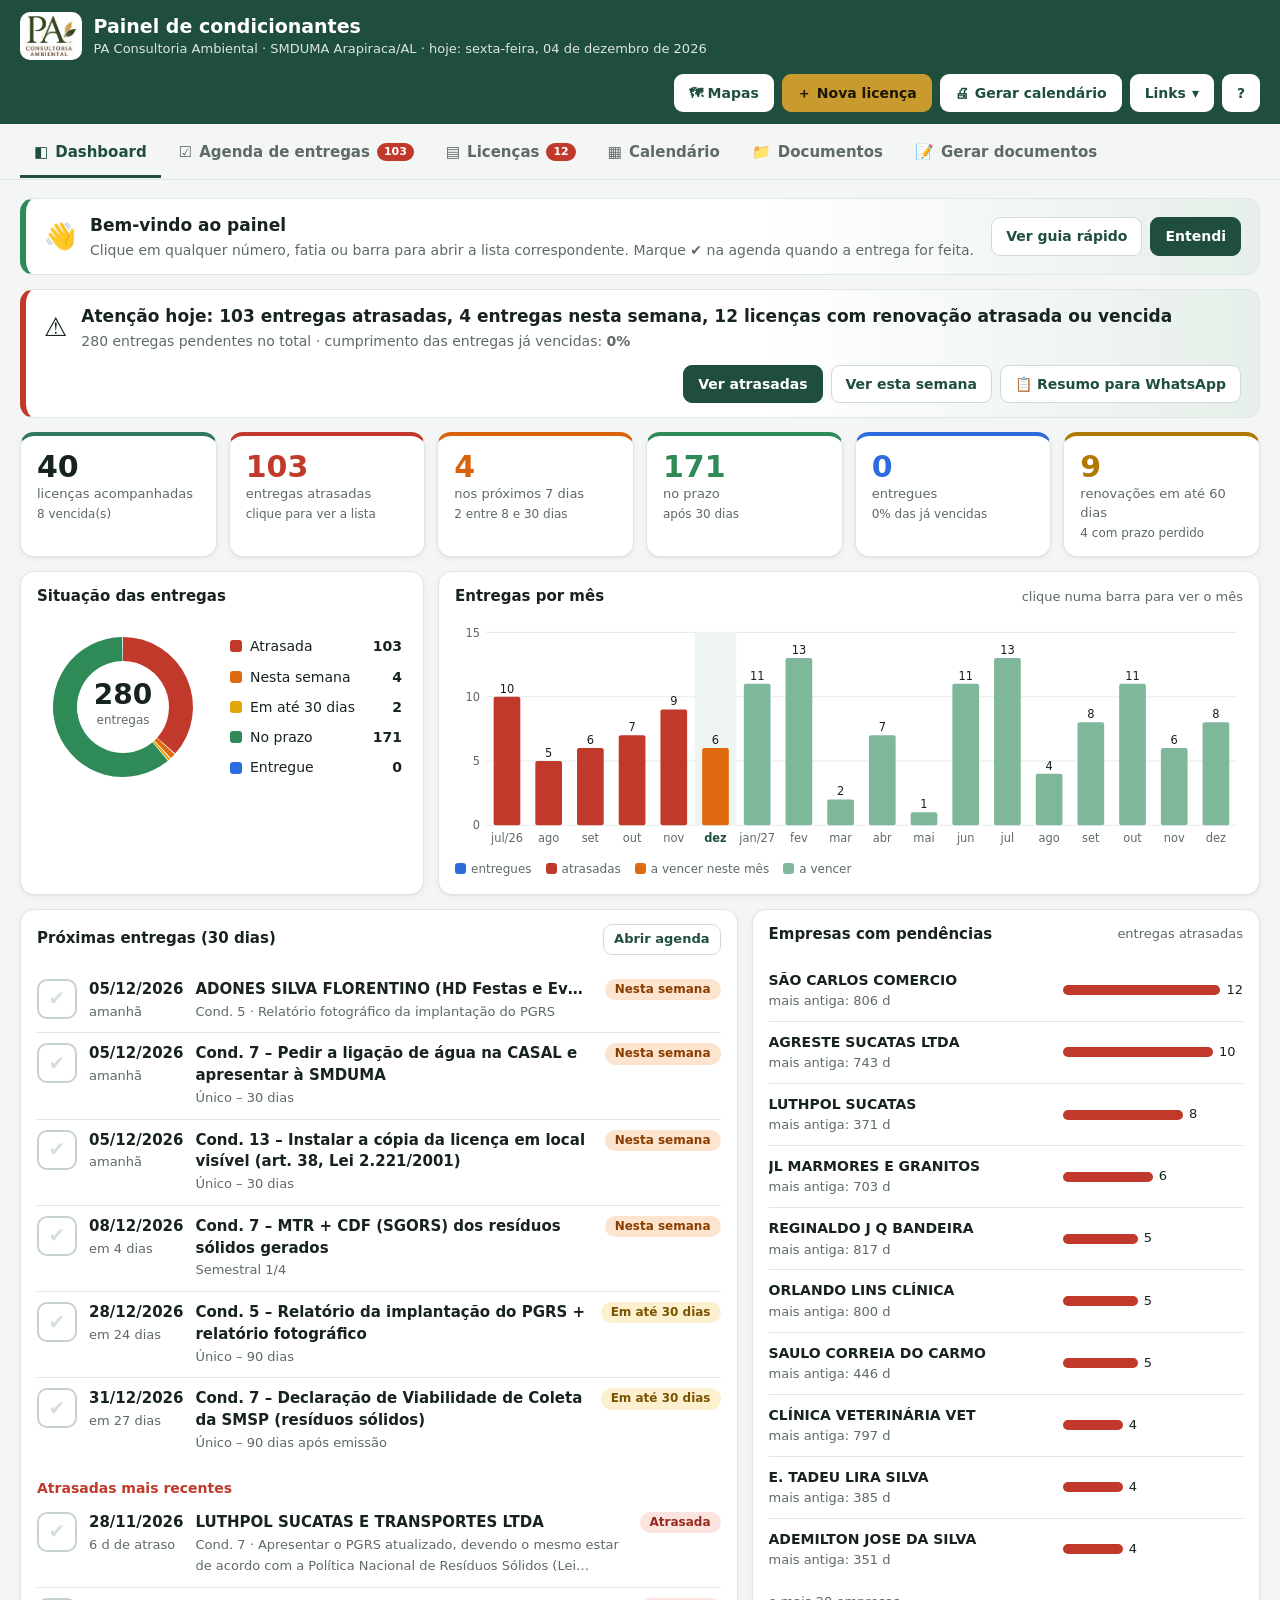
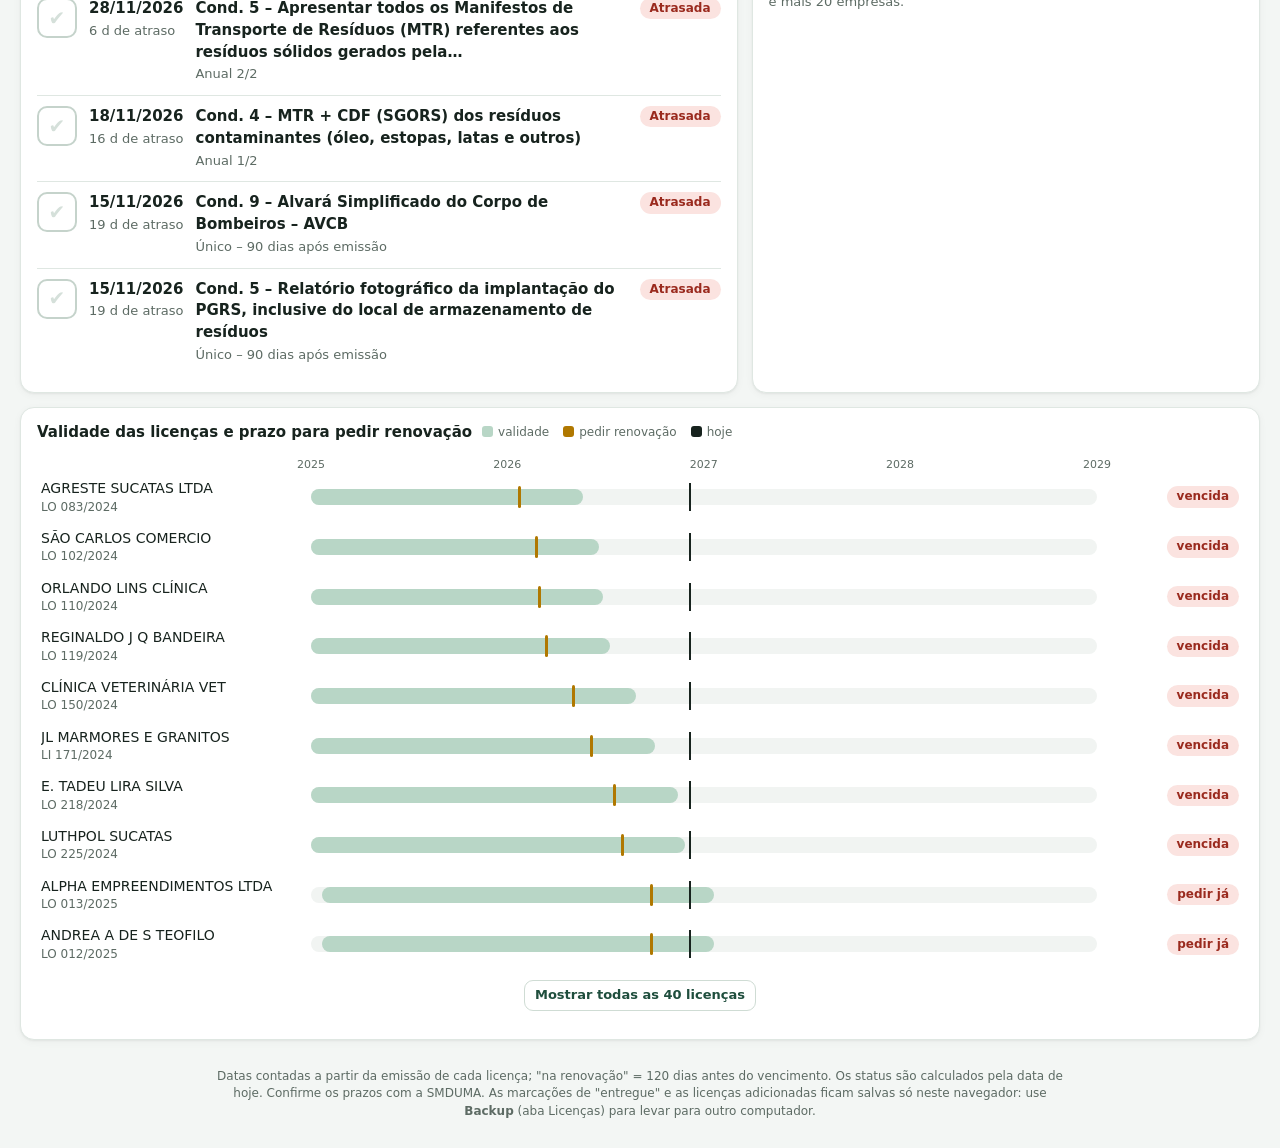
<file: painel/index.html>
<!doctype html>
<html lang="pt-BR">
<head>
<meta charset="utf-8">
<meta name="viewport" content="width=device-width,initial-scale=1">
<meta name="robots" content="noindex,nofollow">
<title>Painel de Condicionantes – PA Consultoria Ambiental</title>
<link rel="icon" href="logo.png">
<link rel="stylesheet" href="painel.css?v=20261114d">
</head>
<body>
<header class="topo">
  <div class="marca">
    <img src="logo.png" alt="PA Consultoria Ambiental">
    <div>
      <h1>Painel de condicionantes</h1>
      <p>PA Consultoria Ambiental · SMDUMA Arapiraca/AL · <span id="hoje"></span></p>
    </div>
  </div>
  <div class="acoes-topo">
    <a class="btn claro" href="../" title="GeoMapa: mapas de localização, áreas de influência, solos, clima…">🗺 Mapas</a>
    <button class="btn" id="bAdd" type="button"><span aria-hidden="true">＋</span> Nova licença</button>
    <button class="btn claro" id="bGen" type="button"><span aria-hidden="true">🖨</span> Gerar calendário</button>
    <details class="menu">
      <summary class="btn claro">Links <span aria-hidden="true">▾</span></summary>
      <div class="menu-itens">
        <a target="_blank" rel="noopener" href="https://drive.google.com/drive/folders/1H-m5sgAn3eGnSQzXEbm3WDdDMIdScGkV">📂 Documentos das empresas (compartilhada)</a>
        <a target="_blank" rel="noopener" href="https://drive.google.com/drive/folders/1wivzbvHLdpMhCEGJZJw2WgVI0yJBQmaX">📁 Pasta no Drive</a>
        <a target="_blank" rel="noopener" href="https://drive.google.com/drive/folders/1QnI1jaTgVv947vLa1w5iox1MEt_NHwgX">📅 Calendários por empresa</a>
        <a target="_blank" rel="noopener" href="https://docs.google.com/spreadsheets/d/1_EM94xSt45RF1JFJarbFYRyDFWI4pXDGDk1e0CPdX4o">📊 Planilha dashboard</a>
      </div>
    </details>
    <button class="btn icone claro" id="bAjuda" type="button" title="Como usar o painel" aria-label="Como usar o painel">?</button>
  </div>
</header>

<nav class="abas" id="abas" aria-label="Seções do painel">
  <button data-t="dash" class="on"><span aria-hidden="true">◧</span> Dashboard</button>
  <button data-t="ag"><span aria-hidden="true">☑</span> Agenda de entregas <b class="cont" id="cAg"></b></button>
  <button data-t="li"><span aria-hidden="true">▤</span> Licenças <b class="cont" id="cLi"></b></button>
  <button data-t="cl"><span aria-hidden="true">▦</span> Calendário</button>
  <button data-t="doc"><span aria-hidden="true">📁</span> Documentos</button>
  <button data-t="ger"><span aria-hidden="true">📝</span> Gerar documentos</button>
</nav>

<main>
  <section id="dash" aria-label="Dashboard"></section>
  <section id="ag" hidden aria-label="Agenda de entregas"></section>
  <section id="li" hidden aria-label="Licenças"></section>
  <section id="cl" hidden aria-label="Calendário"></section>
  <section id="doc" hidden aria-label="Documentos por empresa"></section>
  <section id="ger" hidden aria-label="Gerar documentos"></section>
</main>

<footer>
  Datas contadas a partir da emissão de cada licença; "na renovação" = 120 dias antes do vencimento. Os status são
  calculados pela data de hoje. Confirme os prazos com a SMDUMA. As marcações de "entregue" e as licenças adicionadas
  ficam salvas só neste navegador: use <b>Backup</b> (aba Licenças) para levar para outro computador.
</footer>

<div class="toast" id="toast" role="status" aria-live="polite"><span id="toastTxt"></span><button id="toastDesf" type="button" hidden>Desfazer</button></div>

<!-- detalhe da licença -->
<dialog id="dDet" class="painel-lateral"><div class="dh"><div><b id="detT"></b><small id="detS"></small></div><button class="fechar" type="button" data-fecha aria-label="Fechar">×</button></div><div class="db" id="detB"></div></dialog>

<!-- dia do calendário -->
<dialog id="dDia"><div class="dh"><div><b id="diaT"></b></div><button class="fechar" type="button" data-fecha aria-label="Fechar">×</button></div><div class="db" id="diaB"></div></dialog>

<!-- ajuda -->
<dialog id="dAjuda"><div class="dh"><div><b>Como usar o painel</b></div><button class="fechar" type="button" data-fecha aria-label="Fechar">×</button></div>
<div class="db ajuda">
  <ol class="passos">
    <li><b>Dashboard</b> mostra o que precisa de atenção agora: entregas atrasadas, as da semana, as renovações que se aproximam e quais empresas estão com pendências. Clique em qualquer número ou barra para ver a lista.</li>
    <li><b>Agenda de entregas</b> lista todas as condicionantes por data. Quando uma entrega for feita, marque <span class="tag t-ent">✔</span> na linha. Se marcar por engano, use <b>Desfazer</b>.</li>
    <li><b>Licenças</b> mostra cada licença com a validade e o andamento das entregas. Clique em <b>Detalhes</b> para ver tudo de uma empresa ou gerar o calendário em PDF. Em <b>📄 Licença</b> você guarda o PDF da licença e, quando a empresa renovar, usa <b>🔄 Registrar renovação</b>: a licença nova passa a valer e a antiga fica no histórico.</li>
    <li><b>Calendário</b> mostra o mês. Clique num dia para ver as entregas dele.</li>
    <li><b>Documentos</b> tem o checklist de cada empresa pelo órgão certo (<b>SMDUMA</b> – 26 campos do Integra, ou <b>IMA/AL</b> – lista da PA) e uma pasta para anexar os arquivos. Os arquivos ficam guardados só neste navegador.</li>
    <li><b>Gerar documentos</b> monta requerimento, termo de ciência, declarações, procuração, justificativas e texto de publicação no modelo da <b>SMDUMA</b> ou do <b>IMA/AL</b>, buscando os dados da empresa na Receita pelo CNPJ. Sai pronto para imprimir/PDF ou para o Word.</li>
    <li><b>＋ Nova licença</b> cadastra uma licença: as datas das condicionantes são calculadas a partir da emissão.</li>
  </ol>
  <h4>Cores</h4>
  <p class="legenda-cores"><span class="tag t-atr">Atrasada</span> <span class="tag t-sem">Nesta semana</span> <span class="tag t-30">Em até 30 dias</span> <span class="tag t-ok">No prazo</span> <span class="tag t-ent">Entregue</span></p>
  <h4>Atalhos</h4>
  <p><kbd>/</kbd> busca na agenda · <kbd>1</kbd> a <kbd>6</kbd> trocam de aba · <kbd>N</kbd> nova licença</p>
  <p class="mut">As marcações ficam salvas neste navegador. Faça um <b>Backup</b> de vez em quando (aba Licenças) e use <b>Restaurar</b> em outro computador.</p>
</div></dialog>

<!-- nova licença -->
<dialog id="dAdd"><div class="dh"><div><b>Nova licença</b><small>As datas de entrega são calculadas a partir da emissão</small></div><button class="fechar" type="button" data-fecha aria-label="Fechar">×</button></div>
<div class="db"><form id="fAdd">
  <div class="etapa"><span class="num">1</span> Dados da licença</div>
  <div class="fm">
    <label class="w">Empresa (interessado)<input id="fNome" required autocomplete="off"></label>
    <label>CNPJ/CPF<input id="fCnpj" inputmode="numeric"></label>
    <label>Atividade (CNAE)<input id="fCnae"></label>
    <label>Tipo da licença<select id="fTipo"><option value="LO">Licença de Operação (LO)</option><option value="LI">Licença de Instalação (LI)</option><option value="LP">Licença Prévia (LP)</option></select></label>
    <label>Nº da licença<input id="fNum" required placeholder="ex.: 123/2026"></label>
    <label>Data de emissão<input type="date" id="fEmi" required></label>
    <label>Data de vencimento<input type="date" id="fVen" required><small class="mut">Preenchida com 2 anos ao escolher a emissão</small></label>
  </div>
  <div class="etapa"><span class="num">2</span> Condicionantes com entrega</div>
  <p class="mut">Use os atalhos para as condicionantes mais comuns ou preencha: nº, o que entregar e a periodicidade.</p>
  <div class="pre" id="pre"></div>
  <div class="cr cab" aria-hidden="true"><span>Nº</span><span>O que entregar</span><span>Periodicidade</span><span>Dias / data</span><span></span></div>
  <div id="cRows"></div>
  <button type="button" class="btn claro peq" id="bCond">＋ condicionante</button>
  <label class="check"><input type="checkbox" id="fRen" checked> Incluir o pedido de renovação (120 dias antes do vencimento)</label>
  <div class="etapa"><span class="num">3</span> Conferir e salvar</div>
  <div id="prev" class="prev"></div>
  <div class="rodape-form">
    <button type="button" class="btn claro" data-fecha>Cancelar</button>
    <button class="btn" value="0">Salvar</button>
    <button class="btn" value="1">Salvar e gerar calendário</button>
  </div>
</form></div></dialog>

<!-- gerar calendário -->
<dialog id="dGen"><div class="dh"><div><b>Gerar calendário da licença</b></div><button class="fechar" type="button" data-fecha aria-label="Fechar">×</button></div>
<div class="db">
  <label class="mut">Licença<input id="gBusca" list="gLista" placeholder="Digite o nome da empresa…" autocomplete="off"></label>
  <datalist id="gLista"></datalist>
  <p class="mut">Abre o calendário (tabela de entregas e calendário mensal) pronto para imprimir. Na janela de impressão escolha "Salvar como PDF" e orientação paisagem.</p>
  <div class="rodape-form"><button class="btn" id="bGenOk" type="button">Gerar / imprimir PDF</button></div>
</div></dialog>

<script src="painel.js?v=20261114d"></script>
<script src="documentos.js?v=20261114d"></script>
<script src="licenca.js?v=20261114d"></script>
<script src="gerador.js?v=20261114e"></script>
</body>
</html>
</file>
<file: painel/painel.css>
:root {
  --g: #1f4e3d; --g2: #2f7a5e; --g3: #e6efe9; --ouro: #c99a2e; --bg: #f3f6f4; --c: #fff; --t: #17231e; --m: #5d6b64;
  --ln: #dfe7e2; --red: #c0392b; --red2: #fbe3e0; --lar: #d9620b; --lar2: #fde4cf; --amb: #b07800; --amb2: #fdf0cf;
  --ok: #2e8b57; --ok2: #dff3e6; --blu: #2d6cdf; --blu2: #dfe8fb; --sombra: 0 1px 2px #0000000d, 0 2px 8px #0000000a;
}
* { box-sizing: border-box; }
html { scroll-padding-top: 70px; }
body { margin: 0; font: 15px/1.45 system-ui, "Segoe UI", Roboto, sans-serif; background: var(--bg); color: var(--t); }
button, input, select, textarea { font: inherit; color: inherit; }
a { color: var(--g2); }
[hidden] { display: none !important; }
.mut { color: var(--m); font-size: 13px; }
kbd { border: 1px solid var(--ln); border-bottom-width: 2px; border-radius: 4px; padding: 0 5px; font-size: 12px; background: #fff; }

/* topo */
.topo { background: var(--g); color: #fff; padding: 12px 20px; display: flex; gap: 14px; align-items: center; flex-wrap: wrap; }
.marca { display: flex; gap: 12px; align-items: center; min-width: 0; }
.marca img { height: 48px; background: #fff; border-radius: 10px; padding: 4px 6px; }
.marca h1 { font-size: 19px; margin: 0; }
.marca p { margin: 0; font-size: 13px; opacity: .85; }
.acoes-topo { margin-left: auto; display: flex; gap: 8px; flex-wrap: wrap; align-items: center; }
.btn { display: inline-flex; align-items: center; gap: 6px; background: var(--g); color: #fff; border: 1px solid var(--g); border-radius: 9px;
       padding: 8px 14px; cursor: pointer; text-decoration: none; font-weight: 600; font-size: 14px; white-space: nowrap; }
.btn:hover { filter: brightness(1.08); }
.btn.claro { background: #fff; color: var(--g); border-color: #cfdcd4; }
.btn.claro:hover { background: var(--g3); filter: none; }
.btn.perigo { background: #fff; color: var(--red); border-color: #efc2bc; }
.btn.peq { padding: 5px 10px; font-size: 13px; }
.btn.icone { width: 38px; justify-content: center; padding: 8px 0; }
.topo .btn { border-color: #ffffff55; }
.topo .btn:not(.claro) { background: var(--ouro); border-color: var(--ouro); color: #1d1606; }
.menu { position: relative; }
.menu summary { list-style: none; }
.menu summary::-webkit-details-marker { display: none; }
.menu-itens { position: absolute; right: 0; top: calc(100% + 6px); background: #fff; border: 1px solid var(--ln); border-radius: 10px;
              box-shadow: 0 8px 24px #0002; padding: 6px; z-index: 30; min-width: 230px; }
.menu-itens a { display: block; padding: 8px 10px; border-radius: 7px; color: var(--t); text-decoration: none; font-size: 14px; }
.menu-itens a:hover { background: var(--g3); }

/* abas */
.abas { position: sticky; top: 0; z-index: 20; display: flex; gap: 4px; padding: 8px 20px 0; background: var(--bg);
        border-bottom: 1px solid var(--ln); overflow-x: auto; }
.abas button { border: 0; background: none; padding: 10px 14px 12px; cursor: pointer; color: var(--m); font-weight: 600;
               border-bottom: 3px solid transparent; white-space: nowrap; display: flex; gap: 7px; align-items: center; }
.abas button:hover { color: var(--g); }
.abas button.on { color: var(--g); border-bottom-color: var(--g); }
.cont { background: var(--red); color: #fff; border-radius: 999px; font-size: 11px; padding: 1px 7px; min-width: 20px; text-align: center; }
.cont:empty { display: none; }

main { max-width: 1280px; margin: 0 auto; padding: 18px 20px; }
footer { text-align: center; color: var(--m); font-size: 12px; padding: 10px 20px 28px; max-width: 900px; margin: 0 auto; }

/* cartões e grade */
.card { background: var(--c); border: 1px solid var(--ln); border-radius: 14px; box-shadow: var(--sombra); }
.card > h3, .card-cab h3 { font-size: 15px; margin: 0; }
.card-cab { display: flex; align-items: center; gap: 10px; padding: 14px 16px 6px; flex-wrap: wrap; }
.card-cab .mut { margin-left: auto; }
.card-corpo { padding: 8px 16px 16px; }
.grade { display: grid; grid-template-columns: repeat(12, 1fr); gap: 14px; }
.c3 { grid-column: span 3; } .c4 { grid-column: span 4; } .c5 { grid-column: span 5; } .c6 { grid-column: span 6; }
.c7 { grid-column: span 7; } .c8 { grid-column: span 8; } .c12 { grid-column: span 12; }
@media (max-width: 980px) { .c3, .c4, .c5, .c6, .c7, .c8 { grid-column: span 12; } }

/* alerta do dia */
.alerta { display: flex; gap: 14px; align-items: center; padding: 14px 18px; border-radius: 14px; margin-bottom: 14px; flex-wrap: wrap;
          background: linear-gradient(90deg, #fff 0%, #fff 60%, var(--g3) 100%); border: 1px solid var(--ln); border-left: 6px solid var(--red); }
.alerta.bom { border-left-color: var(--ok); }
.alerta .ic { font-size: 26px; }
.alerta h2 { font-size: 17px; margin: 0; }
.alerta p { margin: 2px 0 0; color: var(--m); font-size: 14px; }
.alerta .acoes { margin-left: auto; display: flex; gap: 8px; flex-wrap: wrap; }

/* indicadores */
.kpis { display: grid; grid-template-columns: repeat(auto-fit, minmax(160px, 1fr)); gap: 12px; margin-bottom: 14px; }
.k { background: var(--c); border: 1px solid var(--ln); border-radius: 14px; padding: 14px 16px; cursor: pointer; text-align: left;
     box-shadow: var(--sombra); display: flex; flex-direction: column; gap: 2px; border-top: 4px solid var(--g2); transition: transform .12s; }
.k:hover { transform: translateY(-2px); }
.k b { font-size: 30px; line-height: 1.1; }
.k span { color: var(--m); font-size: 13px; }
.k small { color: var(--m); font-size: 12px; }
.k.r { border-top-color: var(--red); } .k.r b { color: var(--red); }
.k.l { border-top-color: var(--lar); } .k.l b { color: var(--lar); }
.k.a { border-top-color: var(--amb); } .k.a b { color: var(--amb); }
.k.o { border-top-color: var(--ok); } .k.o b { color: var(--ok); }
.k.b { border-top-color: var(--blu); } .k.b b { color: var(--blu); }

/* gráficos */
.rosca { display: flex; gap: 18px; align-items: center; flex-wrap: wrap; justify-content: center; }
.rosca svg { width: 170px; height: 170px; flex: none; }
.rosca .fatia { cursor: pointer; transition: opacity .15s; }
.rosca .fatia:hover { opacity: .8; }
.leg-lista { list-style: none; margin: 0; padding: 0; display: flex; flex-direction: column; gap: 6px; min-width: 180px; }
.leg-lista li { display: flex; align-items: center; gap: 8px; font-size: 14px; cursor: pointer; border-radius: 6px; padding: 2px 4px; }
.leg-lista li:hover { background: var(--g3); }
.leg-lista i { width: 12px; height: 12px; border-radius: 3px; flex: none; }
.leg-lista b { margin-left: auto; }
.barras svg { width: 100%; height: auto; display: block; }
.barras .col { cursor: pointer; }
.barras .col:hover rect { opacity: .85; }
.leg-linha { display: flex; gap: 14px; flex-wrap: wrap; font-size: 12px; color: var(--m); }
.leg-linha i { display: inline-block; width: 11px; height: 11px; border-radius: 3px; margin-right: 5px; vertical-align: -1px; }
.medidor { display: flex; align-items: center; gap: 14px; }
.medidor .num { font-size: 34px; font-weight: 700; color: var(--g); }
.trilho { height: 10px; background: var(--g3); border-radius: 999px; overflow: hidden; flex: 1; }
.trilho i { display: block; height: 100%; background: var(--g2); border-radius: 999px; }

/* listas */
.lista { list-style: none; margin: 0; padding: 0; }
.lista li { display: flex; gap: 12px; align-items: flex-start; padding: 10px 0; border-top: 1px solid var(--ln); }
.lista li:first-child { border-top: 0; }
.lista .data { min-width: 74px; }
.lista .data b { display: block; }
.lista .txt { flex: 1; min-width: 0; }
.lista .txt b { display: block; overflow: hidden; text-overflow: ellipsis; white-space: nowrap; }
.vazio { color: var(--m); padding: 16px 0; text-align: center; }
.rank li { align-items: center; cursor: pointer; }
.rank li:hover { background: #fafcfb; }
.rank .nome { flex: 1; min-width: 0; overflow: hidden; text-overflow: ellipsis; white-space: nowrap; font-size: 14px; }
.rank .bar { width: 38%; display: flex; gap: 6px; align-items: center; font-size: 13px; }
.rank .bar i { display: block; height: 10px; border-radius: 999px; background: var(--red); }

/* linha do tempo das licenças */
.gantt { display: flex; flex-direction: column; gap: 2px; }
.gl { display: grid; grid-template-columns: minmax(150px, 260px) 1fr 132px; gap: 10px; align-items: center; padding: 5px 4px; border-radius: 8px; cursor: pointer; }
.gl:hover { background: #f6faf8; }
.gl .nome { overflow: hidden; text-overflow: ellipsis; white-space: nowrap; font-size: 14px; }
.gl .nome small { display: block; color: var(--m); font-size: 12px; }
.gt { position: relative; height: 16px; background: #f1f4f2; border-radius: 999px; }
.gt .v { position: absolute; top: 0; bottom: 0; border-radius: 999px; background: #b8d6c6; }
.gt .r { position: absolute; top: -3px; bottom: -3px; width: 3px; background: var(--amb); border-radius: 2px; }
.gt .h { position: absolute; top: -6px; bottom: -6px; width: 2px; background: var(--t); }
.gl .quando { font-size: 13px; text-align: right; }
.gantt-eixo { display: grid; grid-template-columns: minmax(150px, 260px) 1fr 132px; gap: 10px; font-size: 11px; color: var(--m); padding: 0 4px; }
.gantt-eixo .eixo { position: relative; height: 16px; }
.gantt-eixo .eixo span { position: absolute; transform: translateX(-50%); white-space: nowrap; }
@media (max-width: 700px) { .gl, .gantt-eixo { grid-template-columns: 1fr; } .gl .quando { text-align: left; } .gantt-eixo .eixo { display: none; } }

/* etiquetas */
.tag { display: inline-block; border-radius: 999px; padding: 2px 10px; font-size: 12px; font-weight: 700; white-space: nowrap; }
.t-atr { background: var(--red2); color: #9a2a1e; } .t-sem { background: var(--lar2); color: #8a3d00; }
.t-30 { background: var(--amb2); color: #7a5300; } .t-ok { background: var(--ok2); color: #1d6b40; }
.t-ent { background: var(--blu2); color: #1f4fa8; } .t-ven { background: #eee; color: #555; }

/* barra de filtros */
.filtros { display: flex; gap: 10px; flex-wrap: wrap; margin-bottom: 10px; align-items: center; }
.filtros input[type=search], .filtros select { padding: 9px 12px; border: 1px solid var(--ln); border-radius: 9px; background: #fff; }
.filtros input[type=search] { flex: 1; min-width: 260px; }
.filtros select { max-width: 320px; }
.lista .txt b.sem-emp { white-space: normal; }
@media (max-width: 700px) { .filtros input[type=search], .filtros select { flex: 1 1 100%; max-width: none; min-width: 0; } .acoes-topo { margin-left: 0; } }
.chips { display: flex; gap: 8px; flex-wrap: wrap; margin-bottom: 10px; }
.chip { border: 1px solid var(--ln); background: #fff; border-radius: 999px; padding: 6px 13px; cursor: pointer; font-size: 14px; display: inline-flex; gap: 6px; align-items: center; }
.chip b { background: #eef2f0; border-radius: 999px; padding: 0 7px; font-size: 12px; }
.chip.on { background: var(--g); color: #fff; border-color: var(--g); } .chip.on b { background: #ffffff33; }
.chip.r.on { background: var(--red); border-color: var(--red); } .chip.l.on { background: var(--lar); border-color: var(--lar); }
.chip.a.on { background: var(--amb); border-color: var(--amb); } .chip.o.on { background: var(--ok); border-color: var(--ok); }
.chip.b.on { background: var(--blu); border-color: var(--blu); }
.resumo-filtro { font-size: 13px; color: var(--m); margin: 0 0 8px; }
.ferramentas { display: flex; gap: 8px; flex-wrap: wrap; margin: 12px 0; }

/* agenda */
.mes-cab { position: sticky; top: 52px; z-index: 5; background: var(--bg); padding: 12px 2px 6px; font-weight: 700; color: var(--g);
           display: flex; gap: 10px; align-items: baseline; }
.mes-cab .mut { text-transform: none; font-weight: 400; }
.ent { display: grid; grid-template-columns: 46px 100px 1fr auto; gap: 12px; align-items: center; padding: 10px 14px;
       background: #fff; border: 1px solid var(--ln); border-radius: 12px; margin-bottom: 6px; border-left: 5px solid var(--ok); }
.ent.atr { border-left-color: var(--red); } .ent.sem { border-left-color: var(--lar); } .ent.d30 { border-left-color: var(--amb); }
.ent.feito { border-left-color: var(--blu); background: #fafbfd; }
.ent.feito .oque { text-decoration: line-through; color: var(--m); }
.ent .data b { display: block; }
.ent .oque b { display: block; }
.ent .oque a { font-size: 13px; }
.ent .lado { display: flex; flex-direction: column; align-items: flex-end; gap: 4px; }
.marcar { width: 40px; height: 40px; border-radius: 10px; border: 2px solid #c5d3cb; background: #fff; cursor: pointer; font-size: 20px; color: #d5e0da;
          display: grid; place-items: center; transition: .15s; }
.marcar:hover { border-color: var(--blu); color: #9fb6e6; }
.marcar.on { background: var(--blu); border-color: var(--blu); color: #fff; }
@media (max-width: 700px) {
  .ent { grid-template-columns: 44px 1fr; }
  .ent .data { grid-column: 2; }
  .ent .oque { grid-column: 1 / -1; }
  .ent .lado { grid-column: 1 / -1; flex-direction: row; justify-content: space-between; align-items: center; }
  .ent .marcar { grid-row: 1; }
}
.mais { display: block; margin: 12px auto; }

/* licenças */
.lic-grade { display: grid; grid-template-columns: repeat(auto-fill, minmax(330px, 1fr)); gap: 12px; }
.lic { padding: 14px 16px; display: flex; flex-direction: column; gap: 8px; border-top: 4px solid var(--ok); }
.lic.atr { border-top-color: var(--red); } .lic.a { border-top-color: var(--amb); }
.lic h3 { margin: 0; font-size: 15px; }
.lic .linha { display: flex; gap: 8px; align-items: center; flex-wrap: wrap; font-size: 13px; color: var(--m); }
.lic .val { display: flex; justify-content: space-between; font-size: 12px; color: var(--m); }
.lic .acoes { display: flex; gap: 6px; flex-wrap: wrap; margin-top: auto; padding-top: 4px; }
.prog { display: flex; height: 8px; border-radius: 999px; overflow: hidden; background: #eef2f0; }
.prog i { display: block; height: 100%; }

/* calendário */
.mh { display: flex; align-items: center; gap: 8px; margin-bottom: 10px; flex-wrap: wrap; }
.mh h3 { margin: 0 8px; min-width: 180px; text-align: center; }
.cal { display: grid; grid-template-columns: repeat(7, 1fr); gap: 1px; background: var(--ln); border-radius: 12px; overflow: hidden; }
.cal > div { background: #fff; min-height: 96px; padding: 5px; font-size: 12px; cursor: pointer; display: flex; flex-direction: column; gap: 2px; }
.cal > div:hover { background: #f8fbf9; }
.cal .h { min-height: 0; background: #eaf1ed; font-weight: 700; text-align: center; cursor: default; }
.cal .o { background: #f5f7f6; cursor: default; }
.cal .hoje { outline: 2px solid var(--g2); outline-offset: -2px; }
.cal .dn { font-weight: 700; }
.ev { display: block; padding: 1px 5px; border-radius: 4px; background: var(--ok2); color: #1d6b40; white-space: nowrap; overflow: hidden; text-overflow: ellipsis; }
.ev.atr { background: var(--red2); color: #9a2a1e; } .ev.d30, .ev.sem { background: var(--amb2); color: #6b4500; }
.ev.feito { background: var(--blu2); color: #1f4fa8; text-decoration: line-through; } .ev.ven { background: #ecdcf8; color: #5c2a85; }
@media (max-width: 700px) { .cal > div { min-height: 58px; } .cal .ev { font-size: 0; height: 6px; padding: 0; } }

/* diálogos */
dialog { border: 0; border-radius: 16px; max-width: 820px; width: 94%; padding: 0; box-shadow: 0 20px 60px #0004; }
dialog::backdrop { background: #0d1a1466; }
dialog.painel-lateral { margin-right: 0; margin-top: 0; height: 100%; max-height: 100%; border-radius: 16px 0 0 16px; max-width: 640px; }
.dh { background: var(--g); color: #fff; padding: 14px 18px; display: flex; gap: 10px; align-items: flex-start; position: sticky; top: 0; z-index: 2; }
.dh small { display: block; opacity: .85; font-size: 13px; }
.fechar { margin-left: auto; background: none; border: 0; color: #fff; font-size: 26px; line-height: 1; cursor: pointer; }
.db { padding: 16px 18px; }
dialog:not(.painel-lateral) .db { max-height: 75vh; overflow: auto; }
.det-id { display: grid; grid-template-columns: repeat(auto-fit, minmax(140px, 1fr)); gap: 8px; margin-bottom: 12px; }
.det-id div { background: var(--g3); border-radius: 8px; padding: 7px 10px; font-size: 14px; }
.det-id b { display: block; font-size: 10px; text-transform: uppercase; color: var(--m); letter-spacing: .04em; }
.ajuda .passos li { margin-bottom: 8px; }
.ajuda h4 { margin: 14px 0 6px; }

/* formulário */
.etapa { display: flex; gap: 8px; align-items: center; font-weight: 700; color: var(--g); margin: 16px 0 8px; }
.etapa:first-child { margin-top: 0; }
.etapa .num { width: 24px; height: 24px; border-radius: 50%; background: var(--g); color: #fff; display: grid; place-items: center; font-size: 13px; }
.fm { display: grid; grid-template-columns: 1fr 1fr; gap: 10px; }
.fm label { display: flex; flex-direction: column; gap: 3px; font-size: 12px; color: var(--m); font-weight: 600; }
.fm .w { grid-column: 1 / -1; }
.fm input, .fm select, .filtros-g input, #gBusca { padding: 8px 10px; border: 1px solid var(--ln); border-radius: 8px; width: 100%; font-weight: 400; color: var(--t); }
#gBusca { margin: 6px 0 10px; font-size: 15px; }
.cr { display: grid; grid-template-columns: 56px 1fr 190px 120px 34px; gap: 6px; margin-bottom: 6px; }
.cr.cab { font-size: 11px; color: var(--m); font-weight: 700; text-transform: uppercase; margin-bottom: 2px; }
.cr input, .cr select { padding: 7px; border: 1px solid var(--ln); border-radius: 8px; min-width: 0; }
.cr .x { border: 1px solid #efc2bc; color: var(--red); background: #fff; border-radius: 8px; cursor: pointer; }
.pre { display: flex; gap: 6px; flex-wrap: wrap; margin: 6px 0 10px; }
.pre button { border: 1px dashed var(--g2); background: #f4faf6; color: var(--g); border-radius: 999px; padding: 4px 10px; font-size: 13px; cursor: pointer; }
.check { display: flex; gap: 8px; align-items: center; font-size: 14px; margin: 10px 0; }
.check input { width: 18px; height: 18px; }
.prev { background: #f7faf8; border: 1px solid var(--ln); border-radius: 10px; padding: 10px 12px; font-size: 13px; max-height: 200px; overflow: auto; }
.prev table { width: 100%; border-collapse: collapse; }
.prev td { padding: 3px 6px; border-bottom: 1px solid var(--ln); }
.rodape-form { display: flex; gap: 8px; justify-content: flex-end; flex-wrap: wrap; margin-top: 14px; }
@media (max-width: 700px) { .fm { grid-template-columns: 1fr; } .cr { grid-template-columns: 50px 1fr 1fr; } .cr.cab { display: none; } }

table.t { width: 100%; border-collapse: collapse; }
.t td, .t th { padding: 8px 8px; border-bottom: 1px solid var(--ln); text-align: left; vertical-align: top; }
.t th { font-size: 11px; text-transform: uppercase; color: var(--m); letter-spacing: .04em; }

/* aviso */
.toast { position: fixed; bottom: 22px; left: 50%; transform: translate(-50%, 20px); background: #17231e; color: #fff; padding: 10px 12px 10px 18px;
         border-radius: 12px; z-index: 99; opacity: 0; transition: .25s; pointer-events: none; display: flex; gap: 14px; align-items: center; box-shadow: 0 8px 24px #0004; }
.toast.on { opacity: 1; transform: translate(-50%, 0); pointer-events: auto; }
.toast button { background: none; border: 1px solid #ffffff55; color: #ffd875; border-radius: 8px; padding: 4px 10px; cursor: pointer; font-weight: 700; }

/* impressão da agenda */
@media print {
  .topo .acoes-topo, .abas, .filtros, .chips, .ferramentas, footer, .marcar, .mais { display: none !important; }
  body { background: #fff; } main { padding: 0; } .ent { break-inside: avoid; box-shadow: none; } .mes-cab { position: static; }
}

/* ── aba Documentos (checklist SMDUMA / IMA e pasta por empresa) ── */
.doc-grade { display: grid; grid-template-columns: 290px 1fr; gap: 16px; align-items: start; }
.doc-emps { padding: 10px; position: sticky; top: 60px; max-height: calc(100vh - 80px); display: flex; flex-direction: column; gap: 8px; }
.doc-emps ul { list-style: none; margin: 0; padding: 0; overflow-y: auto; display: flex; flex-direction: column; gap: 4px; }
.doc-emps li button { width: 100%; text-align: left; background: none; border: 1px solid transparent; border-radius: 10px; padding: 8px 10px;
  cursor: pointer; display: flex; flex-direction: column; gap: 2px; font: inherit; color: var(--t); }
.doc-emps li button:hover { background: var(--g3); }
.doc-emps li button.on { background: var(--g3); border-color: #cfdcd4; }
.doc-emps li b { font-size: 13.5px; } .doc-emps li small { font-size: 11.5px; color: var(--m); }
.doc-busca input, .doc-tab input, .doc-tab select, .doc-orgao select { width: 100%; font: inherit; font-size: 13px; padding: 6px 8px;
  border: 1px solid var(--ln); border-radius: 8px; background: #fff; color: var(--t); }
.mini { display: block; height: 4px; border-radius: 99px; background: #eef2f0; overflow: hidden; }
.mini i { display: block; height: 100%; background: var(--ok); }
.doc-corpo { padding: 18px 20px; min-width: 0; }
.doc-cab { display: flex; justify-content: space-between; gap: 16px; flex-wrap: wrap; align-items: flex-start; }
.doc-cab h2 { margin: 0 0 2px; font-size: 19px; } .doc-orgao { font-size: 12px; color: var(--m); min-width: 280px; }
.doc-corpo .val { display: flex; justify-content: space-between; font-size: 13px; color: var(--m); margin: 12px 0 4px; }
.doc-fonte { margin: 0 0 8px; font-style: italic; }
.doc-tab { width: 100%; border-collapse: collapse; font-size: 13px; }
.doc-tab th { text-align: left; font-size: 11px; text-transform: uppercase; letter-spacing: .5px; color: var(--m); padding: 8px 6px; border-bottom: 2px solid var(--ln); }
.doc-tab td { padding: 8px 6px; border-bottom: 1px solid var(--ln); vertical-align: top; }
.doc-tab td:nth-child(1) { width: 34px; color: var(--m); font-weight: 700; }
.doc-tab td:nth-child(2) small { display: block; color: var(--m); font-size: 12px; margin-top: 2px; }
.doc-tab td:nth-child(3) { width: 150px; } .doc-tab td:nth-child(4) { width: 200px; } .doc-tab td:nth-child(5) { width: 210px; }
.doc-tab .ob { font-size: 10px; padding: 1px 6px; }
.doc-tab tr.feito td:nth-child(2) b { color: var(--m); }
.doc-tab tr.feito { background: #f7fbf8; }
.doc-g td { background: var(--g3); font-weight: 700; color: var(--g); font-size: 12px; text-transform: uppercase; letter-spacing: .6px; }
.doc-arqs { display: flex; flex-wrap: wrap; gap: 4px; align-items: center; }
.chip { display: inline-flex; align-items: center; gap: 2px; background: var(--blu2); border-radius: 999px; padding: 2px 4px 2px 9px; font-size: 12px; }
.chip a { color: #1f4fa8; text-decoration: none; } .chip button { border: 0; background: none; cursor: pointer; color: #1f4fa8; font-size: 14px; line-height: 1; }
@media (max-width: 900px) { .doc-grade { grid-template-columns: 1fr; } .doc-emps { position: static; max-height: 260px; }
  .doc-tab thead { display: none; } .doc-tab tr { display: grid; grid-template-columns: 34px 1fr; } .doc-tab td { border: 0; width: auto !important; }
  .doc-tab td:nth-child(n+3) { grid-column: 2; padding-top: 0; } .doc-tab tr { border-bottom: 1px solid var(--ln); } }
@media print { body.imprimindo-doc .doc-emps, body.imprimindo-doc .doc-arqs label, body.imprimindo-doc .doc-busca { display: none !important; }
  body.imprimindo-doc .doc-grade { display: block; } body.imprimindo-doc .doc-tab select, body.imprimindo-doc .doc-tab input { border: 0; padding: 0; appearance: none; } }

/* ── licença original e renovações (Detalhes) ── */
.lic-box { padding: 12px 14px; margin: 12px 0; }
.lic-cab { display: flex; justify-content: space-between; align-items: center; gap: 10px; flex-wrap: wrap; }
.lic-cab h4 { margin: 0; font-size: 15px; }
.lic-vers { width: 100%; border-collapse: collapse; font-size: 13px; margin: 10px 0; }
.lic-vers th { text-align: left; font-size: 11px; text-transform: uppercase; color: var(--m); padding: 6px; border-bottom: 2px solid var(--ln); }
.lic-vers td { padding: 7px 6px; border-bottom: 1px solid var(--ln); }
.lic-vers tr.antiga td { color: var(--m); }
.lic-form { background: var(--g3); border-radius: 10px; padding: 12px; margin-top: 10px; font-size: 13.5px; }
.lic-form p { margin: 0 0 8px; }
.lic-campos { display: grid; grid-template-columns: repeat(auto-fit, minmax(150px, 1fr)); gap: 10px; margin-bottom: 8px; }
.lic-form label { display: flex; flex-direction: column; gap: 3px; font-size: 12px; color: var(--m); }
.lic-form label.lic-chk { flex-direction: row; align-items: center; gap: 6px; color: var(--t); font-size: 13px; }
.lic-form input:not([type=checkbox]) { font: inherit; padding: 6px 8px; border: 1px solid var(--ln); border-radius: 8px; background: #fff; color: var(--t); }

/* ── aba Gerar documentos ── */
.ger { padding: 18px 20px; max-width: 1100px; margin: 0 auto; }
.ger-topo { display: flex; justify-content: space-between; gap: 16px; flex-wrap: wrap; align-items: flex-start; }
.ger-topo h2 { margin: 0 0 4px; } .ger mark { background: #ffff00; }
.ger fieldset { border: 1px solid var(--ln); border-radius: 12px; padding: 10px 14px 14px; margin: 14px 0 0; }
.ger legend { font-weight: 700; color: var(--g); padding: 0 6px; }
.ger label { display: flex; flex-direction: column; gap: 3px; font-size: 12px; color: var(--m); }
.ger input:not([type=checkbox]):not([type=radio]), .ger select, .ger textarea { font: inherit; font-size: 14px; padding: 7px 9px; border: 1px solid var(--ln);
  border-radius: 8px; background: #fff; color: var(--t); }
.ger-grade { display: grid; grid-template-columns: repeat(auto-fill, minmax(230px, 1fr)); gap: 10px; margin-bottom: 10px; }
.ger-linha { display: flex; gap: 10px; align-items: flex-end; flex-wrap: wrap; margin-bottom: 10px; } .ger-linha .largo { flex: 1 1 320px; }
.ger-chk, .ger-org { display: flex; flex-wrap: wrap; gap: 8px; }
.ger .pill { flex-direction: row; align-items: center; gap: 6px; background: var(--g3); border-radius: 999px; padding: 6px 12px; color: var(--t); font-size: 13px; cursor: pointer; }
</file>
